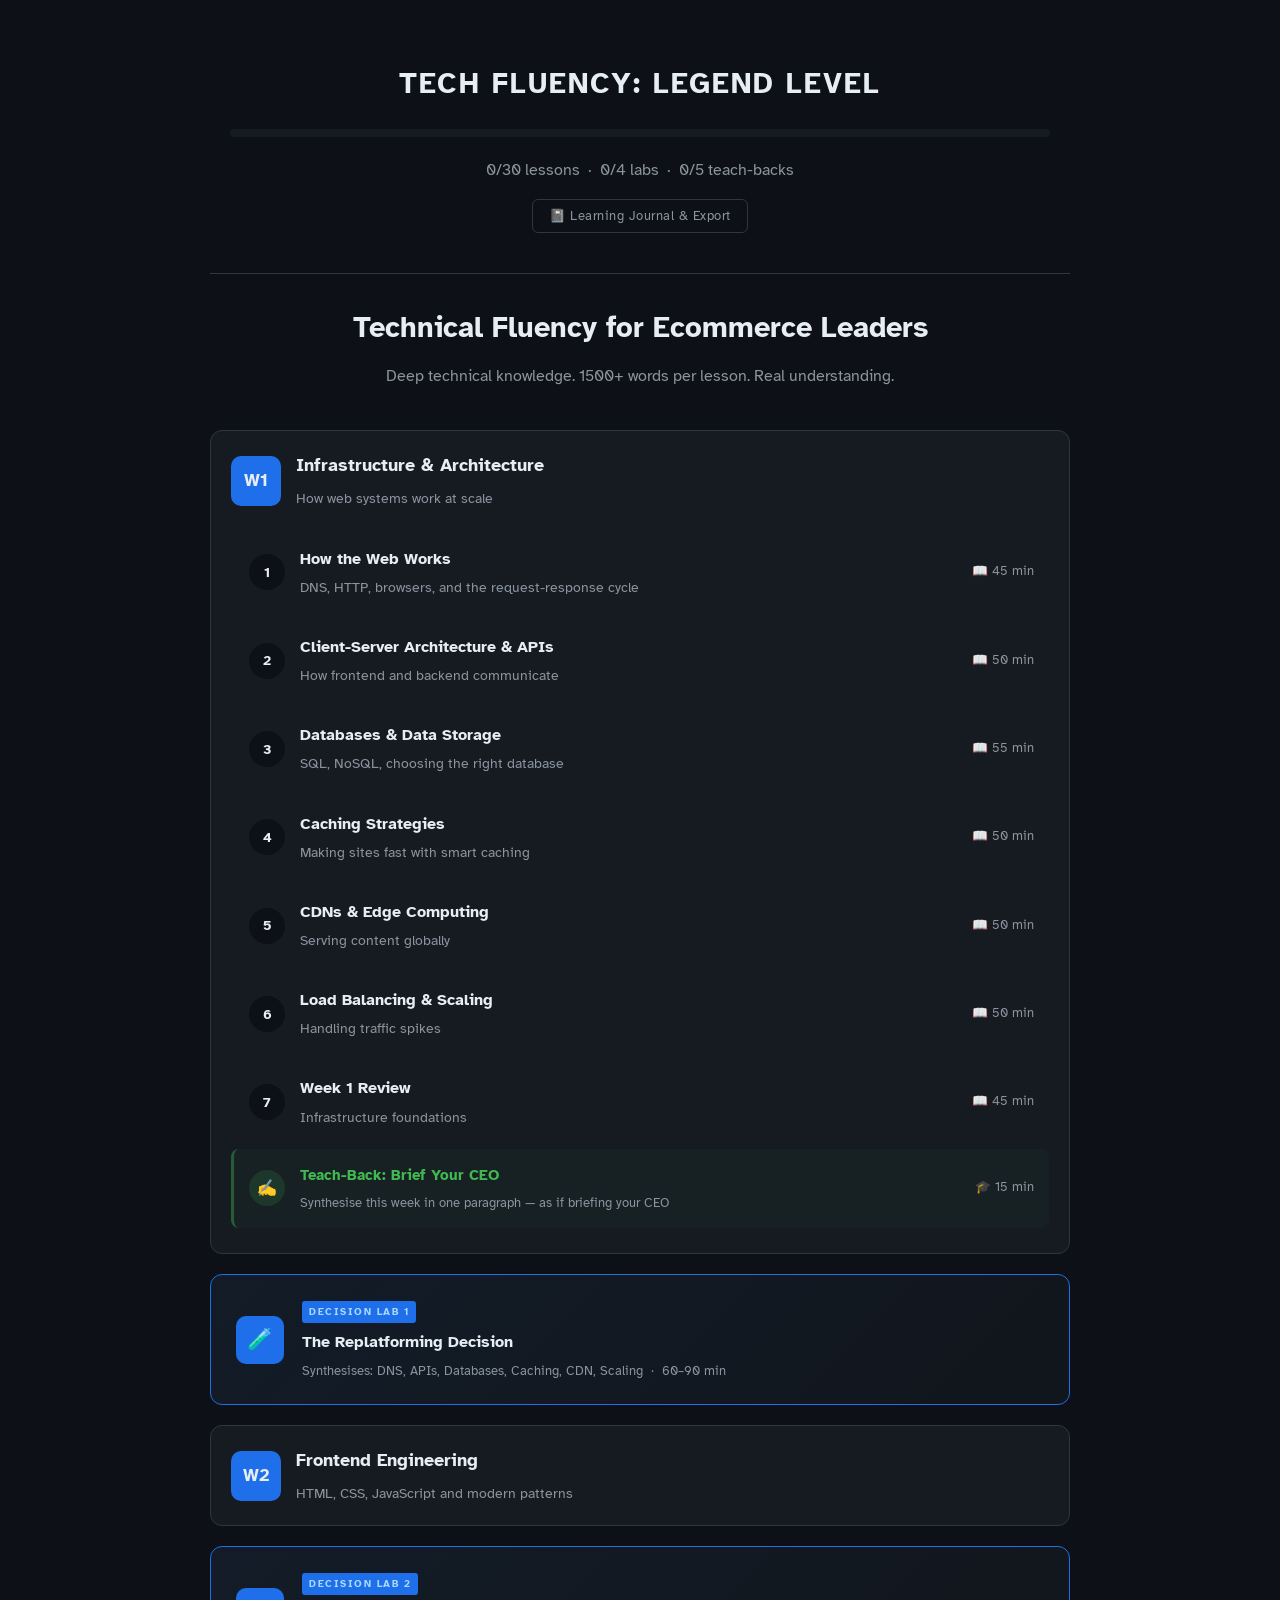
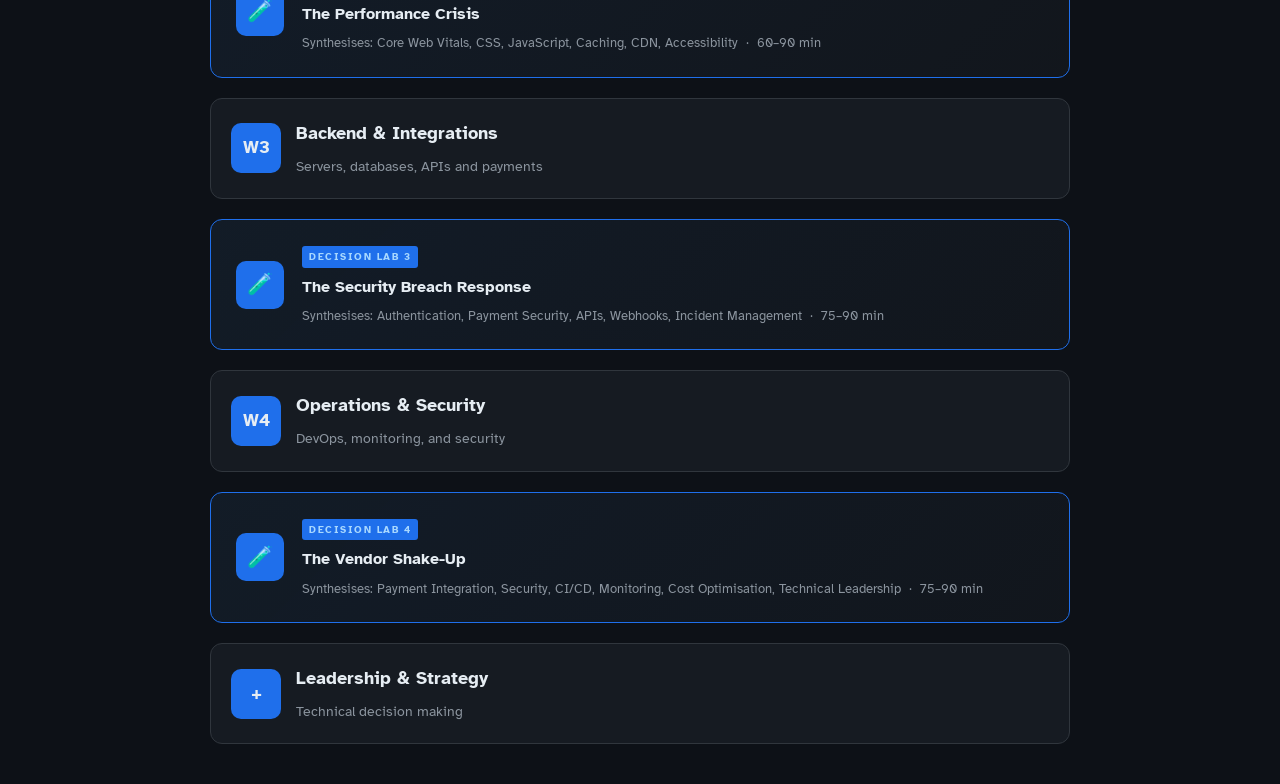
<file: index.html>
<!DOCTYPE html>
<html lang="en">
<head>
    <meta charset="UTF-8">
    <meta name="viewport" content="width=device-width, initial-scale=1.0">
    <title>Tech Fluency for Ecommerce Leaders</title>
    <link href="https://fonts.googleapis.com/css2?family=Atkinson+Hyperlegible:wght@400;700&display=swap" rel="stylesheet">
    <style>
        :root { --bg-dark: #0d1117; --bg-card: #161b22; --bg-code: #1c2128; --text-primary: #e6edf3; --text-secondary: #8b949e; --accent: #58a6ff; --accent-dim: #1f6feb; --success: #3fb950; --warning: #d29922; --error: #f85149; --border: #30363d; }
        * { box-sizing: border-box; margin: 0; padding: 0; }
        body { font-family: 'Atkinson Hyperlegible', sans-serif; background: var(--bg-dark); color: var(--text-primary); line-height: 1.7; }
        .container { max-width: 900px; margin: 0 auto; padding: 20px; }
        .header { text-align: center; padding: 40px 20px; border-bottom: 1px solid var(--border); margin-bottom: 30px; }
        .header h1 { font-size: 1.8rem; margin-bottom: 10px; letter-spacing: 2px; }
        .progress-bar { width: 100%; height: 8px; background: var(--bg-card); border-radius: 4px; margin: 20px 0; }
        .progress-fill { height: 100%; background: linear-gradient(90deg, var(--accent), var(--success)); border-radius: 4px; transition: width 0.3s; }
        .week-card { background: var(--bg-card); border: 1px solid var(--border); border-radius: 12px; margin-bottom: 20px; }
        .week-header { padding: 20px; cursor: pointer; display: flex; align-items: center; gap: 15px; }
        .week-header:hover { background: rgba(88,166,255,0.05); border-radius: 12px; }
        .week-number { min-width: 50px; height: 50px; background: var(--accent-dim); border-radius: 10px; display: flex; align-items: center; justify-content: center; font-weight: bold; font-size: 1.1rem; }
        .week-info h2 { font-size: 1.1rem; margin-bottom: 5px; }
        .week-info p { color: var(--text-secondary); font-size: 0.9rem; }
        .week-days { padding: 0 20px 20px; display: none; }
        .week-days.open { display: block; }
        .day-item { display: flex; align-items: center; gap: 15px; padding: 15px; border-radius: 8px; cursor: pointer; border-left: 3px solid transparent; margin-bottom: 5px; }
        .day-item:hover { background: rgba(88,166,255,0.08); }
        .day-item.completed { border-left-color: var(--success); background: rgba(63,185,80,0.05); }
        .day-num { min-width: 36px; height: 36px; background: var(--bg-dark); border-radius: 50%; display: flex; align-items: center; justify-content: center; font-weight: bold; font-size: 0.9rem; }
        .day-item.completed .day-num { background: var(--success); color: var(--bg-dark); }
        .day-title { flex: 1; }
        .day-title h3 { font-size: 1rem; margin-bottom: 3px; }
        .day-title p { color: var(--text-secondary); font-size: 0.85rem; }
        .day-meta { color: var(--text-secondary); font-size: 0.8rem; }
        .lesson-view { display: none; position: fixed; inset: 0; background: var(--bg-dark); overflow-y: auto; z-index: 100; }
        .lesson-view.active { display: block; }
        .lesson-header { position: sticky; top: 0; background: var(--bg-dark); border-bottom: 1px solid var(--border); padding: 15px 20px; display: flex; align-items: center; gap: 20px; z-index: 10; }
        .back-btn { background: none; border: 1px solid var(--border); color: var(--text-primary); padding: 8px 16px; border-radius: 6px; cursor: pointer; font-family: inherit; }
        .back-btn:hover { background: var(--bg-card); }
        .lesson-content { max-width: 800px; margin: 0 auto; padding: 30px 20px 100px; }
        .lesson-content h2 { color: var(--accent); font-size: 1.4rem; margin: 40px 0 20px; padding-bottom: 10px; border-bottom: 1px solid var(--border); }
        .lesson-content h2:first-child { margin-top: 0; }
        .lesson-content h3 { font-size: 1.15rem; margin: 30px 0 15px; }
        .lesson-content h4 { font-size: 1rem; margin: 20px 0 10px; color: var(--text-secondary); }
        .lesson-content p { margin-bottom: 15px; }
        .lesson-content ul, .lesson-content ol { margin: 15px 0 15px 25px; }
        .lesson-content li { margin-bottom: 8px; }
        .lesson-content strong { color: var(--accent); }
        .lesson-content code { background: var(--bg-code); padding: 2px 6px; border-radius: 4px; font-size: 0.9em; }
        pre { background: var(--bg-code); border: 1px solid var(--border); border-radius: 8px; padding: 15px; margin: 20px 0; overflow-x: auto; font-size: 0.85rem; line-height: 1.5; }
        .info-box { background: rgba(88,166,255,0.1); border-left: 4px solid var(--accent); padding: 20px; margin: 25px 0; border-radius: 0 8px 8px 0; }
        .warning-box { background: rgba(210,153,34,0.1); border-left: 4px solid var(--warning); padding: 20px; margin: 25px 0; border-radius: 0 8px 8px 0; }
        .info-title { font-weight: bold; margin-bottom: 10px; color: var(--accent); }
        .warning-title { font-weight: bold; margin-bottom: 10px; color: var(--warning); }
        table { width: 100%; border-collapse: collapse; margin: 20px 0; font-size: 0.95rem; }
        th, td { padding: 12px; text-align: left; border: 1px solid var(--border); }
        th { background: var(--bg-card); color: var(--accent); }
        .cold-open { background: linear-gradient(135deg, rgba(88,166,255,0.1), rgba(139,148,158,0.05)); border: 1px solid var(--accent-dim); border-radius: 12px; padding: 25px; margin-bottom: 30px; }
        .cold-open h3 { color: var(--accent); margin-bottom: 15px; }
        .cold-open textarea { width: 100%; min-height: 80px; background: var(--bg-dark); border: 1px solid var(--border); border-radius: 6px; padding: 15px; color: var(--text-primary); font-family: inherit; margin-top: 15px; resize: vertical; }
        .exercise { background: var(--bg-card); border: 1px solid var(--border); border-radius: 8px; padding: 20px; margin: 25px 0; }
        .exercise h4 { color: var(--success); margin-bottom: 15px; }
        .quiz-section { margin-top: 50px; padding-top: 30px; border-top: 2px solid var(--border); }
        .quiz-q { background: var(--bg-card); border: 1px solid var(--border); border-radius: 8px; padding: 25px; margin-bottom: 20px; }
        .quiz-q-num { color: var(--accent); font-weight: bold; margin-bottom: 10px; }
        .quiz-q-text { margin-bottom: 15px; font-size: 1.05rem; }
        .quiz-opt { padding: 12px 15px; margin: 8px 0; background: var(--bg-dark); border: 1px solid var(--border); border-radius: 6px; cursor: pointer; transition: all 0.2s; }
        .quiz-opt:hover { border-color: var(--accent); }
        .quiz-opt.correct { border-color: var(--success); background: rgba(63,185,80,0.15); }
        .quiz-opt.wrong { border-color: var(--error); background: rgba(248,81,73,0.15); }
        .quiz-feedback { margin-top: 15px; padding: 15px; border-radius: 6px; display: none; line-height: 1.6; }
        .quiz-feedback.show { display: block; }
        .essay-box { background: var(--bg-card); border: 1px solid var(--border); border-radius: 8px; padding: 25px; margin-top: 30px; }
        .essay-box h3 { color: var(--accent); margin-bottom: 15px; }
        .essay-box textarea { width: 100%; min-height: 200px; background: var(--bg-dark); border: 1px solid var(--border); border-radius: 6px; padding: 15px; color: var(--text-primary); font-family: inherit; resize: vertical; }
        .essay-guide { margin-top: 15px; padding: 15px; background: var(--bg-dark); border-radius: 6px; font-size: 0.9rem; color: var(--text-secondary); }
        .complete-btn { display: block; margin: 40px auto; background: var(--success); color: var(--bg-dark); border: none; padding: 15px 40px; font-size: 1.1rem; font-weight: bold; border-radius: 8px; cursor: pointer; font-family: inherit; }
        .complete-btn:hover { transform: translateY(-2px); box-shadow: 0 5px 20px rgba(63,185,80,0.3); }
        .reset-btn { display: block; margin: 30px auto; background: none; border: 1px solid var(--border); color: var(--text-secondary); padding: 10px 20px; border-radius: 6px; cursor: pointer; font-family: inherit; }
        .reset-btn:hover { border-color: var(--error); color: var(--error); }
        @media (max-width: 600px) {
            .week-header { flex-direction: column; text-align: center; }
            .day-item { flex-wrap: wrap; }
            .lesson-header { flex-direction: column; gap: 10px; }
        }

        /* ── Decision Labs ─────────────────────────────────────────────── */
        .decision-lab-card { background: linear-gradient(135deg, rgba(88,166,255,0.07), rgba(139,148,158,0.04)); border: 1px solid var(--accent-dim); border-radius: 12px; margin: 12px 0 20px; padding: 22px 25px; cursor: pointer; display: flex; align-items: center; gap: 18px; transition: all 0.2s; }
        .decision-lab-card:hover { border-color: var(--accent); background: linear-gradient(135deg, rgba(88,166,255,0.12), rgba(139,148,158,0.07)); transform: translateY(-1px); }
        .decision-lab-card.completed { border-color: var(--success); background: linear-gradient(135deg, rgba(63,185,80,0.07), rgba(88,166,255,0.04)); }
        .decision-lab-icon { min-width: 48px; height: 48px; background: var(--accent-dim); border-radius: 10px; display: flex; align-items: center; justify-content: center; font-size: 1.3rem; }
        .decision-lab-card.completed .decision-lab-icon { background: rgba(63,185,80,0.3); }
        .decision-lab-info { flex: 1; }
        .decision-lab-badge { display: inline-block; background: var(--accent-dim); color: #a8d8ff; font-size: 0.65rem; font-weight: bold; letter-spacing: 1.5px; padding: 2px 7px; border-radius: 3px; margin-bottom: 6px; text-transform: uppercase; }
        .decision-lab-card.completed .decision-lab-badge { background: rgba(63,185,80,0.2); color: var(--success); }
        .decision-lab-info h3 { font-size: 1rem; margin-bottom: 4px; }
        .decision-lab-info p { color: var(--text-secondary); font-size: 0.82rem; }

        /* ── Teach-back ────────────────────────────────────────────────── */
        .teachback-item { display: flex; align-items: center; gap: 15px; padding: 14px 15px; border-radius: 8px; cursor: pointer; border-left: 3px solid rgba(63,185,80,0.4); margin-bottom: 5px; background: rgba(63,185,80,0.04); transition: all 0.2s; }
        .teachback-item:hover { background: rgba(63,185,80,0.1); border-left-color: var(--success); }
        .teachback-item.completed { border-left-color: var(--success); background: rgba(63,185,80,0.08); }
        .teachback-num { min-width: 36px; height: 36px; background: rgba(63,185,80,0.15); border-radius: 50%; display: flex; align-items: center; justify-content: center; font-size: 1rem; }
        .teachback-item.completed .teachback-num { background: var(--success); }
        .teachback-title { flex: 1; }
        .teachback-title h3 { font-size: 0.95rem; margin-bottom: 3px; color: var(--success); }
        .teachback-title p { color: var(--text-secondary); font-size: 0.82rem; }

        /* ── Decision Lab lesson content ───────────────────────────────── */
        .lab-scenario { background: rgba(88,166,255,0.06); border: 1px solid var(--accent-dim); border-radius: 12px; padding: 25px; margin-bottom: 30px; }
        .lab-scenario h3 { color: var(--accent); margin-bottom: 15px; font-size: 1.1rem; }
        .lab-tasks-header { color: var(--warning); font-size: 1.2rem; margin: 40px 0 20px; padding-bottom: 10px; border-bottom: 1px solid var(--border); }
        .lab-task { background: var(--bg-card); border: 1px solid var(--border); border-left: 4px solid var(--warning); border-radius: 0 8px 8px 0; padding: 20px; margin-bottom: 15px; }
        .lab-task-label { font-size: 0.72rem; font-weight: bold; color: var(--warning); letter-spacing: 1.5px; text-transform: uppercase; margin-bottom: 6px; }
        .lab-task p { margin: 0; font-size: 0.95rem; line-height: 1.6; }

        /* ── Teach-back lesson content ─────────────────────────────────── */
        .teachback-box { background: linear-gradient(135deg, rgba(63,185,80,0.08), rgba(88,166,255,0.04)); border: 1px solid rgba(63,185,80,0.4); border-radius: 12px; padding: 30px; margin-bottom: 30px; }
        .teachback-box h3 { color: var(--success); margin-bottom: 8px; }
        .teachback-box .tb-why { color: var(--text-secondary); font-size: 0.9rem; margin-bottom: 20px; line-height: 1.6; }
        .teachback-box .tb-hint { margin-top: 15px; padding: 15px; background: var(--bg-dark); border-radius: 6px; font-size: 0.88rem; color: var(--text-secondary); }
        .teachback-box .tb-hint strong { color: var(--success); }

        /* ── Learning Journal ──────────────────────────────────────────── */
        .journal-btn { background: none; border: 1px solid var(--border); color: var(--text-secondary); padding: 8px 16px; border-radius: 6px; cursor: pointer; font-family: inherit; font-size: 0.82rem; letter-spacing: 0.5px; transition: all 0.2s; }
        .journal-btn:hover { border-color: var(--accent); color: var(--accent); }
        .journal-view { display: none; position: fixed; inset: 0; background: var(--bg-dark); overflow-y: auto; z-index: 200; }
        .journal-view.active { display: block; }
        .journal-header { position: sticky; top: 0; background: var(--bg-dark); border-bottom: 1px solid var(--border); padding: 15px 20px; display: flex; align-items: center; gap: 20px; z-index: 10; }
        .journal-content { max-width: 800px; margin: 0 auto; padding: 30px 20px 100px; }
        .journal-stats { display: grid; grid-template-columns: repeat(3, 1fr); gap: 15px; margin: 25px 0 35px; }
        @media (max-width: 700px) { .journal-stats { grid-template-columns: repeat(2, 1fr); } }
        .stat-card { background: var(--bg-card); border: 1px solid var(--border); border-radius: 10px; padding: 20px 15px; text-align: center; }
        .stat-number { font-size: 2rem; font-weight: bold; color: var(--accent); line-height: 1; }
        .stat-label { font-size: 0.78rem; color: var(--text-secondary); margin-top: 6px; }
        .journal-section { margin: 30px 0; }
        .journal-section-header { background: var(--bg-card); border: 1px solid var(--border); border-radius: 10px 10px 0 0; padding: 14px 20px; display: flex; align-items: center; gap: 10px; }
        .journal-section-header h3 { font-size: 1rem; color: var(--accent); flex: 1; }
        .journal-section-header .week-score { font-size: 0.8rem; color: var(--text-secondary); }
        .journal-entry { border-left: 1px solid var(--border); border-right: 1px solid var(--border); border-bottom: 1px solid var(--border); padding: 15px 20px; background: var(--bg-card); }
        .journal-entry:last-child { border-radius: 0 0 10px 10px; }
        .journal-entry-head { display: flex; align-items: baseline; gap: 10px; margin-bottom: 6px; }
        .journal-entry-title { font-weight: bold; font-size: 0.88rem; }
        .journal-entry-meta { font-size: 0.75rem; color: var(--text-secondary); }
        .journal-response { font-size: 0.88rem; background: var(--bg-dark); border-radius: 6px; padding: 12px 14px; white-space: pre-wrap; word-break: break-word; line-height: 1.6; margin-top: 6px; color: var(--text-primary); }
        .journal-response.empty { color: var(--text-secondary); font-style: italic; }
        .journal-entry.has-content { border-left-color: var(--success); }
        .journal-lab-entry { border-left: 1px solid var(--border); border-right: 1px solid var(--border); border-bottom: 1px solid var(--border); padding: 15px 20px; background: rgba(88,166,255,0.04); }
        .journal-lab-entry:last-child { border-radius: 0 0 10px 10px; }
        .journal-lab-entry.has-content { border-left-color: var(--accent); }
        .export-btn { display: block; margin: 30px auto 10px; background: var(--accent-dim); color: #fff; border: none; padding: 12px 30px; font-size: 0.95rem; font-weight: bold; border-radius: 8px; cursor: pointer; font-family: inherit; transition: all 0.2s; }
        .export-btn:hover { background: var(--accent); transform: translateY(-1px); }
        @media (max-width: 600px) { .journal-stats { grid-template-columns: 1fr; } }
    </style>
</head>
<body>
<div class="container" id="dashboard">
    <div class="header">
        <h1>TECH FLUENCY: LEGEND LEVEL</h1>
        <div class="progress-bar"><div class="progress-fill" id="progressFill"></div></div>
        <p style="color:var(--text-secondary)"><span id="completedCount">0</span>/30 lessons &nbsp;·&nbsp; <span id="labsCount">0</span>/4 labs &nbsp;·&nbsp; <span id="tbCount">0</span>/5 teach-backs</p>
        <button class="journal-btn" onclick="openJournal()" style="margin-top:15px">📓 Learning Journal &amp; Export</button>
    </div>
    <h1 style="text-align:center;margin-bottom:10px;font-size:1.8rem">Technical Fluency for Ecommerce Leaders</h1>
    <p style="text-align:center;color:var(--text-secondary);margin-bottom:40px">Deep technical knowledge. 1500+ words per lesson. Real understanding.</p>
    <div id="weekCards"></div>
</div>
<div class="lesson-view" id="lessonView">
    <div class="lesson-header">
        <button class="back-btn" onclick="closeLesson()">← Back</button>
        <div><h2 id="lessonTitle" style="font-size:1.2rem"></h2><span id="lessonDay" style="color:var(--text-secondary)"></span></div>
    </div>
    <div class="lesson-content" id="lessonContent"></div>
</div>

<div class="journal-view" id="journalView">
    <div class="journal-header">
        <button class="back-btn" onclick="closeJournal()">← Back</button>
        <div><h2 style="font-size:1.2rem">📓 Learning Journal</h2><span style="color:var(--text-secondary);font-size:0.85rem">Your complete audit trail of learning</span></div>
    </div>
    <div class="journal-content" id="journalContent"></div>
</div>

<script src="js/lessons-data.js"></script>
<script src="js/decision-labs-data.js"></script>
<script>
// ── Week definitions with teach-back prompts ───────────────────────────────
var weeks = [
    {
        num: "W1", title: "Infrastructure & Architecture", desc: "How web systems work at scale",
        teachBack: {
            prompt: "Brief your CEO on infrastructure — in one paragraph, explain what 'technical infrastructure' means for an ecommerce business and why it matters for growth.",
            hint: "Cover: what happens when a customer visits your site, why geography creates latency (and what solves it), what prevents a site crashing under Black Friday load, and one concrete question a CEO should be asking their tech team about infrastructure right now."
        }
    },
    {
        num: "W2", title: "Frontend Engineering", desc: "HTML, CSS, JavaScript and modern patterns",
        teachBack: {
            prompt: "Brief your CEO on frontend performance — in one paragraph, explain what 'Core Web Vitals' are and why a slow frontend is a direct revenue problem.",
            hint: "Cover: the three Core Web Vitals in plain English, what a 1-second delay actually costs in conversion terms, why accessibility compliance is a legal and commercial risk (not just a UX nice-to-have), and one metric you'd put on a monthly board dashboard."
        }
    },
    {
        num: "W3", title: "Backend & Integrations", desc: "Servers, databases, APIs and payments",
        teachBack: {
            prompt: "Brief your CEO on backend complexity — in one paragraph, explain what happens technically between a customer clicking 'Place Order' and the order appearing in your warehouse system.",
            hint: "Cover: how many systems communicate in that single transaction, what a webhook failure looks like to a customer, why payment integration is a trust and compliance issue (not just a tech issue), and the first thing you'd audit if conversion suddenly dropped 10%."
        }
    },
    {
        num: "W4", title: "Operations & Security", desc: "DevOps, monitoring, and security",
        teachBack: {
            prompt: "Brief your CEO on operational maturity — in one paragraph, explain how you'd assess whether your tech team is ahead of or behind your business growth curve.",
            hint: "Cover: what a DORA metric is and why it matters, the difference between reactive alerting and proactive monitoring, what a security incident costs vs what prevents it (give real order-of-magnitude numbers), and the single most important question to ask your CTO before a major trading event."
        }
    },
    {
        num: "+", title: "Leadership & Strategy", desc: "Technical decision making",
        teachBack: {
            prompt: "Final synthesis — in one paragraph, state the most important thing you've learned about leading technology in an ecommerce business. This is your graduation statement.",
            hint: "Draw on all five weeks. Don't summarise the content — synthesise the meta-lesson. What belief have you updated? What will you do differently in your first conversation with your engineering team next week?"
        }
    }
];

// ── Data ──────────────────────────────────────────────────────────────────
var days = (typeof lessonsData !== 'undefined') ? lessonsData : [];
var labs = (typeof decisionLabsData !== 'undefined') ? decisionLabsData : [];

// ── State ─────────────────────────────────────────────────────────────────
var currentDayNum = null;
var quizAnswers = {}; // { qIndex: isCorrect }

// ── Persistence helpers ───────────────────────────────────────────────────
function save(key, val) { localStorage.setItem(key, val); }
function load(key, def) { return localStorage.getItem(key) || (def !== undefined ? def : ""); }
function loadCompleted() { return JSON.parse(load("completed", "[]") || "[]"); }

// ── Render dashboard ──────────────────────────────────────────────────────
function render() {
    var completed = loadCompleted();
    var labsDone = labs.filter(function(l) { return load("dl_" + l.id); }).length;
    var tbDone = weeks.filter(function(w, wi) { return load("tb_" + wi); }).length;

    document.getElementById("completedCount").textContent = completed.length;
    document.getElementById("labsCount").textContent = labsDone;
    document.getElementById("tbCount").textContent = tbDone;
    document.getElementById("progressFill").style.width = (completed.length / 30 * 100) + "%";

    var html = "";
    weeks.forEach(function(week, wi) {
        var weekDays = days.filter(function(d) { return d.week === wi; });
        var isOpen = wi === 0 ? "open" : "";
        var tbDone = !!load("tb_" + wi);

        html += '<div class="week-card">';
        html += '<div class="week-header" onclick="this.nextElementSibling.classList.toggle(\'open\')">';
        html += '<div class="week-number">' + week.num + '</div>';
        html += '<div class="week-info"><h2>' + week.title + '</h2><p>' + week.desc + '</p></div>';
        html += '</div>';
        html += '<div class="week-days ' + isOpen + '">';

        // Lesson days
        weekDays.forEach(function(d) {
            var isCompleted = completed.indexOf(d.day) !== -1;
            html += '<div class="day-item ' + (isCompleted ? "completed" : "") + '" onclick="openLesson(' + d.day + ')">';
            html += '<div class="day-num">' + d.day + '</div>';
            html += '<div class="day-title"><h3>' + d.title + '</h3><p>' + d.desc + '</p></div>';
            html += '<div class="day-meta">📖 ' + d.duration + '</div>';
            html += '</div>';
        });

        // Teach-back activity
        html += '<div class="teachback-item ' + (tbDone ? "completed" : "") + '" onclick="openTeachBack(' + wi + ')">';
        html += '<div class="teachback-num">' + (tbDone ? "✓" : "✍️") + '</div>';
        html += '<div class="teachback-title"><h3>Teach-Back: Brief Your CEO</h3>';
        html += '<p>Synthesise this week in one paragraph — as if briefing your CEO</p></div>';
        html += '<div class="day-meta">🎓 15 min</div>';
        html += '</div>';

        html += '</div></div>';

        // Decision lab after this week (if any)
        var lab = labs.find(function(l) { return l.afterWeek === wi; });
        if (lab) {
            var labDone = !!load("dl_" + lab.id);
            html += '<div class="decision-lab-card ' + (labDone ? "completed" : "") + '" onclick="openDecisionLab(' + lab.id + ')">';
            html += '<div class="decision-lab-icon">' + (labDone ? "✓" : "🧪") + '</div>';
            html += '<div class="decision-lab-info">';
            html += '<div class="decision-lab-badge">Decision Lab ' + lab.id + '</div>';
            html += '<h3>' + lab.title + '</h3>';
            html += '<p>' + lab.tagline + ' &nbsp;·&nbsp; ' + lab.duration + '</p>';
            html += '</div></div>';
        }
    });

    document.getElementById("weekCards").innerHTML = html;
}

// ── Open a regular lesson ─────────────────────────────────────────────────
function openLesson(dayNum) {
    var day = days.find(function(d) { return d.day === dayNum; });
    if (!day) return;

    currentDayNum = dayNum;
    quizAnswers = {};

    document.getElementById("lessonTitle").textContent = day.title;
    document.getElementById("lessonDay").textContent = "Day " + day.day + " · " + day.duration;

    var savedCO = load("co_" + dayNum);
    var savedEssay = load("essay_" + dayNum);
    var content = "";

    // Cold open
    if (day.coldOpen) {
        content += '<div class="cold-open">';
        content += '<h3>🎯 Before You Start</h3>';
        content += '<p>' + day.coldOpen + '</p>';
        content += '<textarea placeholder="What is your initial thinking?" oninput="save(\'co_' + dayNum + '\',this.value)">' + esc(savedCO) + '</textarea>';
        content += '</div>';
    }

    content += day.content;

    // Cold revisit
    if (day.coldRevisit) {
        content += '<div class="info-box" style="margin-top:40px">';
        content += '<div class="info-title">🔄 Revisit Your Initial Thinking</div>';
        content += '<p>' + day.coldRevisit + '</p>';
        content += '</div>';
    }

    // Quiz
    if (day.questions && day.questions.length > 0) {
        content += '<div class="quiz-section"><h2>📝 Knowledge Check</h2>';
        day.questions.forEach(function(q, qi) {
            content += '<div class="quiz-q">';
            content += '<div class="quiz-q-num">Question ' + (qi + 1) + '</div>';
            content += '<div class="quiz-q-text">' + q.q + '</div>';
            q.opts.forEach(function(opt, oi) {
                content += '<div class="quiz-opt" data-idx="' + oi + '" data-correct="' + q.correct + '" data-qidx="' + qi + '" data-explain="' + q.explain.replace(/"/g, '&quot;') + '" onclick="checkAnswer(this)">' + opt + '</div>';
            });
            content += '<div class="quiz-feedback"></div>';
            content += '</div>';
        });
        content += '</div>';
    }

    // Essay / reflection
    if (day.essay) {
        content += '<div class="essay-box">';
        content += '<h3>✍️ Reflection Question</h3>';
        content += '<p>' + day.essay.q + '</p>';
        content += '<textarea placeholder="Write your response here..." oninput="save(\'essay_' + dayNum + '\',this.value)">' + esc(savedEssay) + '</textarea>';
        content += '<div class="essay-guide"><strong>Guidance:</strong> ' + day.essay.guide + '</div>';
        content += '</div>';
    }

    content += '<button class="complete-btn" onclick="completeDay(' + day.day + ')">✓ Mark Day ' + day.day + ' Complete</button>';

    document.getElementById("lessonContent").innerHTML = content;
    document.getElementById("lessonView").classList.add("active");
    document.getElementById("lessonView").scrollTop = 0;
}

// ── Open a Decision Lab ───────────────────────────────────────────────────
function openDecisionLab(labId) {
    var lab = labs.find(function(l) { return l.id === labId; });
    if (!lab) return;

    currentDayNum = null;
    quizAnswers = {};

    document.getElementById("lessonTitle").textContent = lab.title;
    document.getElementById("lessonDay").textContent = "Decision Lab " + lab.id + " · " + lab.duration;

    var savedResponse = load("dl_" + labId);
    var content = "";

    // Lab intro badge
    content += '<div style="margin-bottom:20px">';
    content += '<span class="decision-lab-badge" style="font-size:0.75rem;padding:4px 10px">🧪 Decision Lab ' + lab.id + '</span>';
    content += '<p style="margin-top:12px;color:var(--text-secondary);font-size:0.9rem">' + lab.tagline + '</p>';
    content += '</div>';

    // Scenario
    content += lab.scenario;

    // Thinking tasks
    content += '<h2 class="lab-tasks-header">💬 Think It Through</h2>';
    content += '<p style="color:var(--text-secondary);margin-bottom:20px;font-size:0.9rem">Work through each task before writing your recommendation. There are no single right answers — the goal is rigorous synthesis.</p>';
    lab.tasks.forEach(function(task) {
        content += '<div class="lab-task">';
        content += '<div class="lab-task-label">Task ' + task.num + ' — ' + task.label + '</div>';
        content += '<p>' + task.prompt + '</p>';
        content += '</div>';
    });

    // Essay response
    content += '<div class="essay-box" style="margin-top:40px">';
    content += '<h3>📋 Your Recommendation</h3>';
    content += '<p>' + lab.essay.q + '</p>';
    content += '<textarea style="min-height:250px" placeholder="Write your recommendation here..." oninput="save(\'dl_' + labId + '\',this.value)">' + esc(savedResponse) + '</textarea>';
    content += '<div class="essay-guide"><strong>What good looks like:</strong> ' + lab.essay.guide + '</div>';
    content += '</div>';

    content += '<button class="complete-btn" onclick="completeLabView(' + labId + ')">✓ Mark Decision Lab Complete</button>';

    document.getElementById("lessonContent").innerHTML = content;
    document.getElementById("lessonView").classList.add("active");
    document.getElementById("lessonView").scrollTop = 0;
}

// ── Open a Teach-Back ─────────────────────────────────────────────────────
function openTeachBack(weekIdx) {
    var week = weeks[weekIdx];
    if (!week || !week.teachBack) return;

    currentDayNum = null;
    quizAnswers = {};

    document.getElementById("lessonTitle").textContent = "Teach-Back: " + week.title;
    document.getElementById("lessonDay").textContent = week.num + " · Brief Your CEO · 15 min";

    var savedTB = load("tb_" + weekIdx);
    var content = "";

    content += '<div class="teachback-box">';
    content += '<h3>🎓 Teach-Back Exercise</h3>';
    content += '<p class="tb-why">The highest form of learning is being able to explain a concept clearly to someone else. Write one paragraph — as if you are briefing your CEO before a board meeting. No jargon. No hedging. Confident, clear, and commercially grounded.</p>';
    content += '<p style="font-size:1.05rem;line-height:1.7;margin:20px 0 5px"><strong>' + week.teachBack.prompt + '</strong></p>';
    content += '<div class="tb-hint"><strong>What to include:</strong> ' + week.teachBack.hint + '</div>';
    content += '</div>';

    content += '<div style="background:var(--bg-card);border:1px solid var(--border);border-radius:8px;padding:25px;margin-top:10px">';
    content += '<h3 style="color:var(--accent);margin-bottom:15px">✍️ Your CEO Brief</h3>';
    content += '<p style="color:var(--text-secondary);font-size:0.85rem;margin-bottom:15px">Aim for 100–150 words. Write for a non-technical executive who will make investment decisions based on what you write.</p>';
    content += '<textarea style="min-height:180px" placeholder="Write your CEO brief here..." oninput="save(\'tb_' + weekIdx + '\',this.value)">' + esc(savedTB) + '</textarea>';
    content += '</div>';

    content += '<div class="info-box" style="margin-top:25px">';
    content += '<div class="info-title">💡 Why This Matters</div>';
    content += '<p>This exercise forces Bloom\'s higher-order thinking: synthesis and evaluation, not just recall. If you can\'t explain it simply, you haven\'t fully understood it. Your teach-backs are saved to your Learning Journal as evidence of internalised learning.</p>';
    content += '</div>';

    content += '<button class="complete-btn" onclick="completeTeachBack(' + weekIdx + ')">✓ Save Teach-Back</button>';

    document.getElementById("lessonContent").innerHTML = content;
    document.getElementById("lessonView").classList.add("active");
    document.getElementById("lessonView").scrollTop = 0;
}

// ── Answer checking (with score tracking) ────────────────────────────────
function checkAnswer(el) {
    var parent = el.parentElement;
    var opts = parent.querySelectorAll(".quiz-opt");
    var feedback = parent.querySelector(".quiz-feedback");
    var idx = parseInt(el.getAttribute("data-idx"));
    var correct = parseInt(el.getAttribute("data-correct"));
    var qidx = el.getAttribute("data-qidx");
    var explain = el.getAttribute("data-explain");

    // Ignore if already answered
    if (parent.querySelector(".correct") || parent.querySelector(".wrong")) return;

    opts.forEach(function(o) { o.style.pointerEvents = "none"; });

    if (idx === correct) {
        el.classList.add("correct");
        feedback.className = "quiz-feedback show";
        feedback.style.background = "rgba(63,185,80,0.15)";
        feedback.style.color = "var(--success)";
        feedback.innerHTML = "<strong>Correct!</strong> " + explain;
        quizAnswers[qidx] = true;
    } else {
        el.classList.add("wrong");
        opts[correct].classList.add("correct");
        feedback.className = "quiz-feedback show";
        feedback.style.background = "rgba(248,81,73,0.15)";
        feedback.style.color = "var(--error)";
        feedback.innerHTML = "<strong>Not quite.</strong> " + explain;
        quizAnswers[qidx] = false;
    }

    // Persist running score
    if (currentDayNum) {
        var answered = Object.keys(quizAnswers).length;
        var numCorrect = Object.values(quizAnswers).filter(function(v) { return v; }).length;
        save("qs_" + currentDayNum, numCorrect + "/" + answered);
    }
}

// ── Completion handlers ───────────────────────────────────────────────────
function completeDay(dayNum) {
    // Save final quiz score
    var day = days.find(function(d) { return d.day === dayNum; });
    if (day && day.questions && day.questions.length > 0) {
        var total = day.questions.length;
        var numCorrect = Object.values(quizAnswers).filter(function(v) { return v; }).length;
        save("qs_" + dayNum, numCorrect + "/" + total);
    }
    var completed = loadCompleted();
    if (completed.indexOf(dayNum) === -1) {
        completed.push(dayNum);
        save("completed", JSON.stringify(completed));
    }
    closeLesson();
    render();
}

function completeLabView(labId) {
    // Ensure something was written
    if (!load("dl_" + labId)) {
        save("dl_" + labId, " "); // mark as visited even if blank
    }
    closeLesson();
    render();
}

function completeTeachBack(weekIdx) {
    if (!load("tb_" + weekIdx)) {
        save("tb_" + weekIdx, " ");
    }
    closeLesson();
    render();
}

function closeLesson() {
    document.getElementById("lessonView").classList.remove("active");
    currentDayNum = null;
    quizAnswers = {};
}

// ── Learning Journal ──────────────────────────────────────────────────────
function openJournal() {
    renderJournal();
    document.getElementById("journalView").classList.add("active");
    document.getElementById("journalView").scrollTop = 0;
}

function closeJournal() {
    document.getElementById("journalView").classList.remove("active");
}

function renderJournal() {
    var completed = loadCompleted();
    var totalEssays = 0, writtenEssays = 0;
    var totalQuizQ = 0, correctQuizQ = 0;

    // Count stats
    days.forEach(function(d) {
        if (d.essay) { totalEssays++; if (load("essay_" + d.day).trim()) writtenEssays++; }
        var qs = load("qs_" + d.day);
        if (qs) {
            var parts = qs.split("/");
            correctQuizQ += parseInt(parts[0]) || 0;
            totalQuizQ += parseInt(parts[1]) || 0;
        }
    });

    var labsWritten = labs.filter(function(l) { return load("dl_" + l.id).trim(); }).length;
    var tbWritten = weeks.filter(function(w, wi) { return load("tb_" + wi).trim(); }).length;

    var quizPct = totalQuizQ > 0 ? Math.round(correctQuizQ / totalQuizQ * 100) + "%" : "—";

    var html = "";

    // Stats
    html += '<h2 style="margin-bottom:20px">Your Learning Audit Trail</h2>';
    html += '<p style="color:var(--text-secondary);margin-bottom:5px">Every response you\'ve written is saved here. This is the artefact that proves learning happened.</p>';
    html += '<div class="journal-stats">';
    html += '<div class="stat-card"><div class="stat-number">' + completed.length + '/30</div><div class="stat-label">Lessons Complete</div></div>';
    html += '<div class="stat-card"><div class="stat-number">' + quizPct + '</div><div class="stat-label">Quiz Accuracy</div></div>';
    html += '<div class="stat-card"><div class="stat-number">' + writtenEssays + '/' + totalEssays + '</div><div class="stat-label">Reflections Written</div></div>';
    html += '<div class="stat-card"><div class="stat-number">' + tbWritten + '/5</div><div class="stat-label">CEO Briefs Written</div></div>';
    html += '<div class="stat-card"><div class="stat-number">' + labsWritten + '/4</div><div class="stat-label">Decision Labs Done</div></div>';
    html += '<div class="stat-card"><div class="stat-number">' + (correctQuizQ + '/' + totalQuizQ) + '</div><div class="stat-label">Quiz Questions Correct</div></div>';
    html += '</div>';

    // Per-week sections
    weeks.forEach(function(week, wi) {
        var weekDays = days.filter(function(d) { return d.week === wi; });
        var tbText = load("tb_" + wi).trim();

        html += '<div class="journal-section">';
        html += '<div class="journal-section-header">';
        html += '<h3>' + week.num + ' — ' + week.title + '</h3>';
        html += '</div>';

        // Teach-back
        html += '<div class="journal-entry ' + (tbText ? "has-content" : "") + '">';
        html += '<div class="journal-entry-head">';
        html += '<span class="journal-entry-title">🎓 Teach-Back: CEO Brief</span>';
        html += '<span class="journal-entry-meta">' + (tbText ? "Written" : "Not yet written") + '</span>';
        html += '</div>';
        if (tbText) {
            html += '<div class="journal-response">' + escHtml(tbText) + '</div>';
        } else {
            html += '<div class="journal-response empty">No teach-back written yet for this week.</div>';
        }
        html += '</div>';

        // Each day
        weekDays.forEach(function(d) {
            var isCompleted = completed.indexOf(d.day) !== -1;
            var coText = load("co_" + d.day).trim();
            var essayText = load("essay_" + d.day).trim();
            var quizScore = load("qs_" + d.day);
            var hasContent = coText || essayText;

            html += '<div class="journal-entry ' + (hasContent ? "has-content" : "") + '">';
            html += '<div class="journal-entry-head">';
            html += '<span class="journal-entry-title">Day ' + d.day + ': ' + d.title + '</span>';
            html += '<span class="journal-entry-meta">';
            if (isCompleted) html += '✓ Complete';
            if (quizScore) html += ' &nbsp;·&nbsp; Quiz: ' + quizScore;
            html += '</span>';
            html += '</div>';

            if (coText) {
                html += '<div style="font-size:0.78rem;color:var(--text-secondary);margin:8px 0 3px;font-weight:bold">COLD OPEN REFLECTION</div>';
                html += '<div class="journal-response">' + escHtml(coText) + '</div>';
            }
            if (essayText) {
                html += '<div style="font-size:0.78rem;color:var(--text-secondary);margin:8px 0 3px;font-weight:bold">REFLECTION ESSAY</div>';
                html += '<div class="journal-response">' + escHtml(essayText) + '</div>';
            }
            if (!coText && !essayText) {
                html += '<div class="journal-response empty">No responses written for this lesson.</div>';
            }
            html += '</div>';
        });
        html += '</div>';

        // Decision lab for this week
        var lab = labs.find(function(l) { return l.afterWeek === wi; });
        if (lab) {
            var dlText = load("dl_" + lab.id).trim();
            html += '<div class="journal-section">';
            html += '<div class="journal-section-header" style="background:rgba(88,166,255,0.08)">';
            html += '<h3 style="color:var(--accent)">🧪 Decision Lab ' + lab.id + ': ' + lab.title + '</h3>';
            html += '</div>';
            html += '<div class="journal-lab-entry ' + (dlText ? "has-content" : "") + '">';
            html += '<div class="journal-entry-head">';
            html += '<span class="journal-entry-title">Recommendation / Response</span>';
            html += '<span class="journal-entry-meta">' + (dlText ? "Written" : "Not yet attempted") + '</span>';
            html += '</div>';
            if (dlText) {
                html += '<div class="journal-response">' + escHtml(dlText) + '</div>';
            } else {
                html += '<div class="journal-response empty">Decision lab not yet attempted.</div>';
            }
            html += '</div></div>';
        }
    });

    html += '<button class="export-btn" onclick="exportJournal()">⬇️ Export Journal as HTML</button>';
    html += '<button class="reset-btn" onclick="if(confirm(\'Reset all progress and responses?\')) { localStorage.clear(); location.reload(); }">Reset All Progress</button>';

    document.getElementById("journalContent").innerHTML = html;
}

// ── Export journal as standalone HTML ─────────────────────────────────────
function exportJournal() {
    var completed = loadCompleted();
    var now = new Date().toLocaleDateString("en-GB", { year:"numeric", month:"long", day:"numeric" });

    var body = "<h1>Tech Fluency Learning Journal</h1><p style='color:#666'>Exported: " + now + "</p><hr>";

    weeks.forEach(function(week, wi) {
        var weekDays = days.filter(function(d) { return d.week === wi; });
        body += "<h2>" + week.num + " — " + week.title + "</h2>";

        // Teach-back
        var tbText = load("tb_" + wi).trim();
        body += "<h3>🎓 Teach-Back: CEO Brief</h3>";
        body += tbText ? "<blockquote>" + escHtml(tbText) + "</blockquote>" : "<p><em>Not written.</em></p>";

        weekDays.forEach(function(d) {
            var coText = load("co_" + d.day).trim();
            var essayText = load("essay_" + d.day).trim();
            var quizScore = load("qs_" + d.day);
            var isCompleted = completed.indexOf(d.day) !== -1;

            body += "<h4>Day " + d.day + ": " + d.title;
            body += " <small>(" + (isCompleted ? "✓ Complete" : "Incomplete");
            if (quizScore) body += " · Quiz: " + quizScore;
            body += ")</small></h4>";

            if (coText) body += "<p><strong>Cold Open:</strong><br>" + escHtml(coText) + "</p>";
            if (essayText) body += "<p><strong>Reflection Essay:</strong><br>" + escHtml(essayText) + "</p>";
            if (!coText && !essayText) body += "<p><em>No responses recorded.</em></p>";
        });

        // Decision lab
        var lab = labs.find(function(l) { return l.afterWeek === wi; });
        if (lab) {
            var dlText = load("dl_" + lab.id).trim();
            body += "<h3>🧪 Decision Lab " + lab.id + ": " + lab.title + "</h3>";
            body += dlText ? "<blockquote>" + escHtml(dlText) + "</blockquote>" : "<p><em>Not attempted.</em></p>";
        }
        body += "<hr>";
    });

    var html = "<!DOCTYPE html><html lang='en'><head><meta charset='UTF-8'><title>Learning Journal — Tech Fluency for Ecommerce Leaders</title>" +
        "<style>body{font-family:Georgia,serif;max-width:820px;margin:40px auto;padding:0 20px;color:#222;line-height:1.8}" +
        "h1{font-size:1.8rem;border-bottom:3px solid #333;padding-bottom:10px}" +
        "h2{font-size:1.3rem;margin-top:40px;color:#1a5fa8;border-bottom:1px solid #ccc;padding-bottom:6px}" +
        "h3{font-size:1.05rem;margin-top:25px;color:#333}" +
        "h4{font-size:0.95rem;margin-top:20px;color:#555}" +
        "blockquote{background:#f9f9f9;border-left:4px solid #1a5fa8;margin:15px 0;padding:12px 18px;white-space:pre-wrap;word-break:break-word}" +
        "small{color:#888}hr{border:none;border-top:1px solid #eee;margin:30px 0}" +
        "</style></head><body>" + body + "</body></html>";

    var blob = new Blob([html], { type: "text/html" });
    var url = URL.createObjectURL(blob);
    var a = document.createElement("a");
    a.href = url;
    a.download = "tech-fluency-learning-journal.html";
    document.body.appendChild(a);
    a.click();
    document.body.removeChild(a);
    URL.revokeObjectURL(url);
}

// ── Utility: escape for textarea value ────────────────────────────────────
function esc(str) {
    return (str || "").replace(/&/g,"&amp;").replace(/</g,"&lt;").replace(/>/g,"&gt;").replace(/"/g,"&quot;");
}

// ── Utility: escape for HTML display ──────────────────────────────────────
function escHtml(str) {
    return (str || "").replace(/&/g,"&amp;").replace(/</g,"&lt;").replace(/>/g,"&gt;");
}

render();
</script>
</body>
</html>
</file>
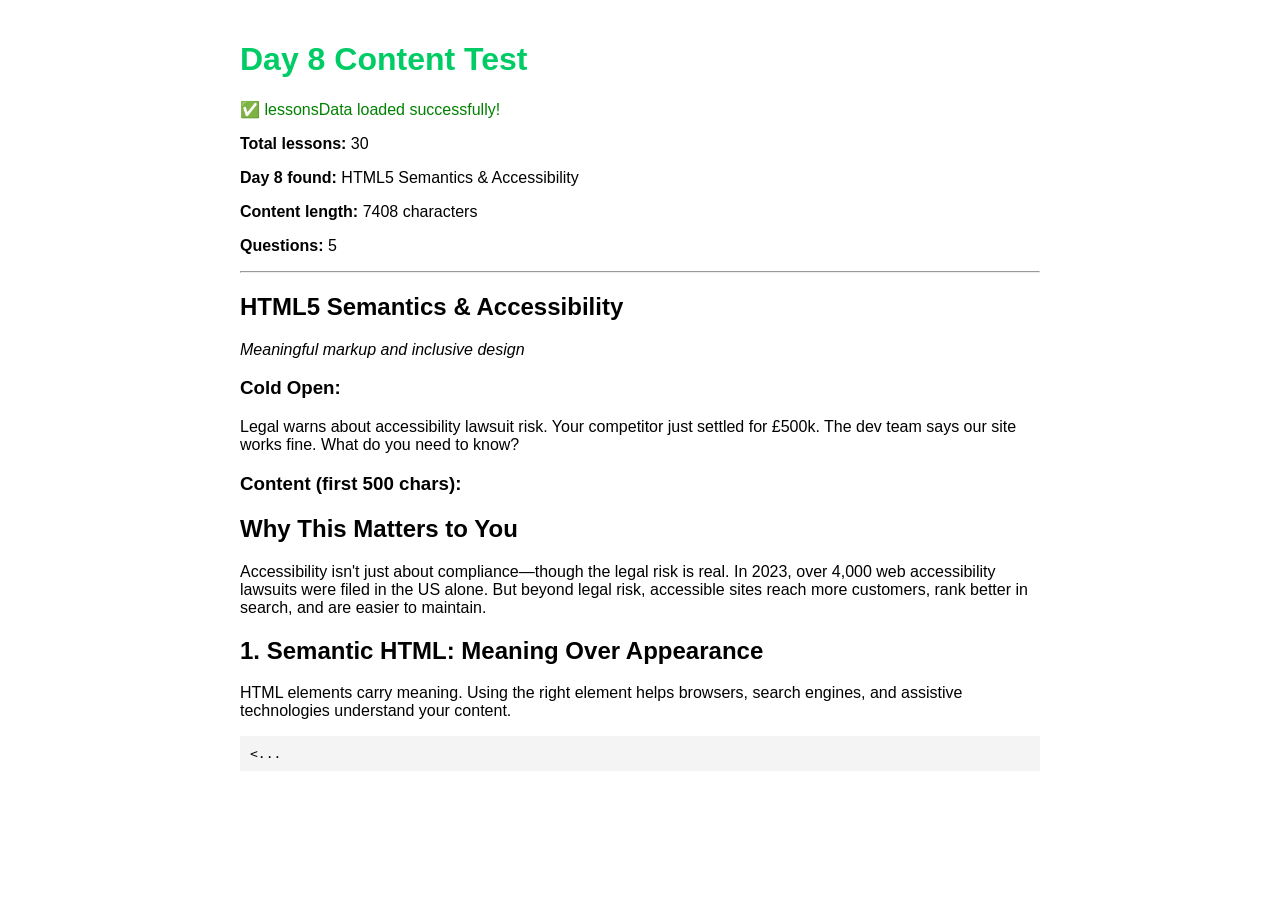
<file: test-day8.html>
<!DOCTYPE html>
<html>
<head>
    <title>Test Day 8 Content</title>
    <style>
        body { font-family: sans-serif; padding: 20px; max-width: 800px; margin: 0 auto; }
        h1 { color: #00cc66; }
        pre { background: #f4f4f4; padding: 10px; overflow-x: auto; }
    </style>
</head>
<body>
    <h1>Day 8 Content Test</h1>
    <div id="status"></div>
    <hr>
    <div id="content"></div>

    <script src="js/lessons-data.js"></script>
    <script>
        const statusDiv = document.getElementById('status');
        const contentDiv = document.getElementById('content');

        if (typeof lessonsData === 'undefined') {
            statusDiv.innerHTML = '<p style="color: red;">❌ ERROR: lessonsData not loaded!</p>';
        } else {
            statusDiv.innerHTML = `
                <p style="color: green;">✅ lessonsData loaded successfully!</p>
                <p><strong>Total lessons:</strong> ${lessonsData.length}</p>
            `;

            const day8 = lessonsData.find(d => d.day === 8);
            if (day8) {
                statusDiv.innerHTML += `
                    <p><strong>Day 8 found:</strong> ${day8.title}</p>
                    <p><strong>Content length:</strong> ${day8.content.length} characters</p>
                    <p><strong>Questions:</strong> ${day8.questions.length}</p>
                `;

                contentDiv.innerHTML = `
                    <h2>${day8.title}</h2>
                    <p><em>${day8.desc}</em></p>
                    <h3>Cold Open:</h3>
                    <p>${day8.coldOpen}</p>
                    <h3>Content (first 500 chars):</h3>
                    <div>${day8.content.substring(0, 500)}...</div>
                `;
            } else {
                statusDiv.innerHTML += '<p style="color: red;">❌ Day 8 not found!</p>';
            }
        }
    </script>
</body>
</html>
</file>
